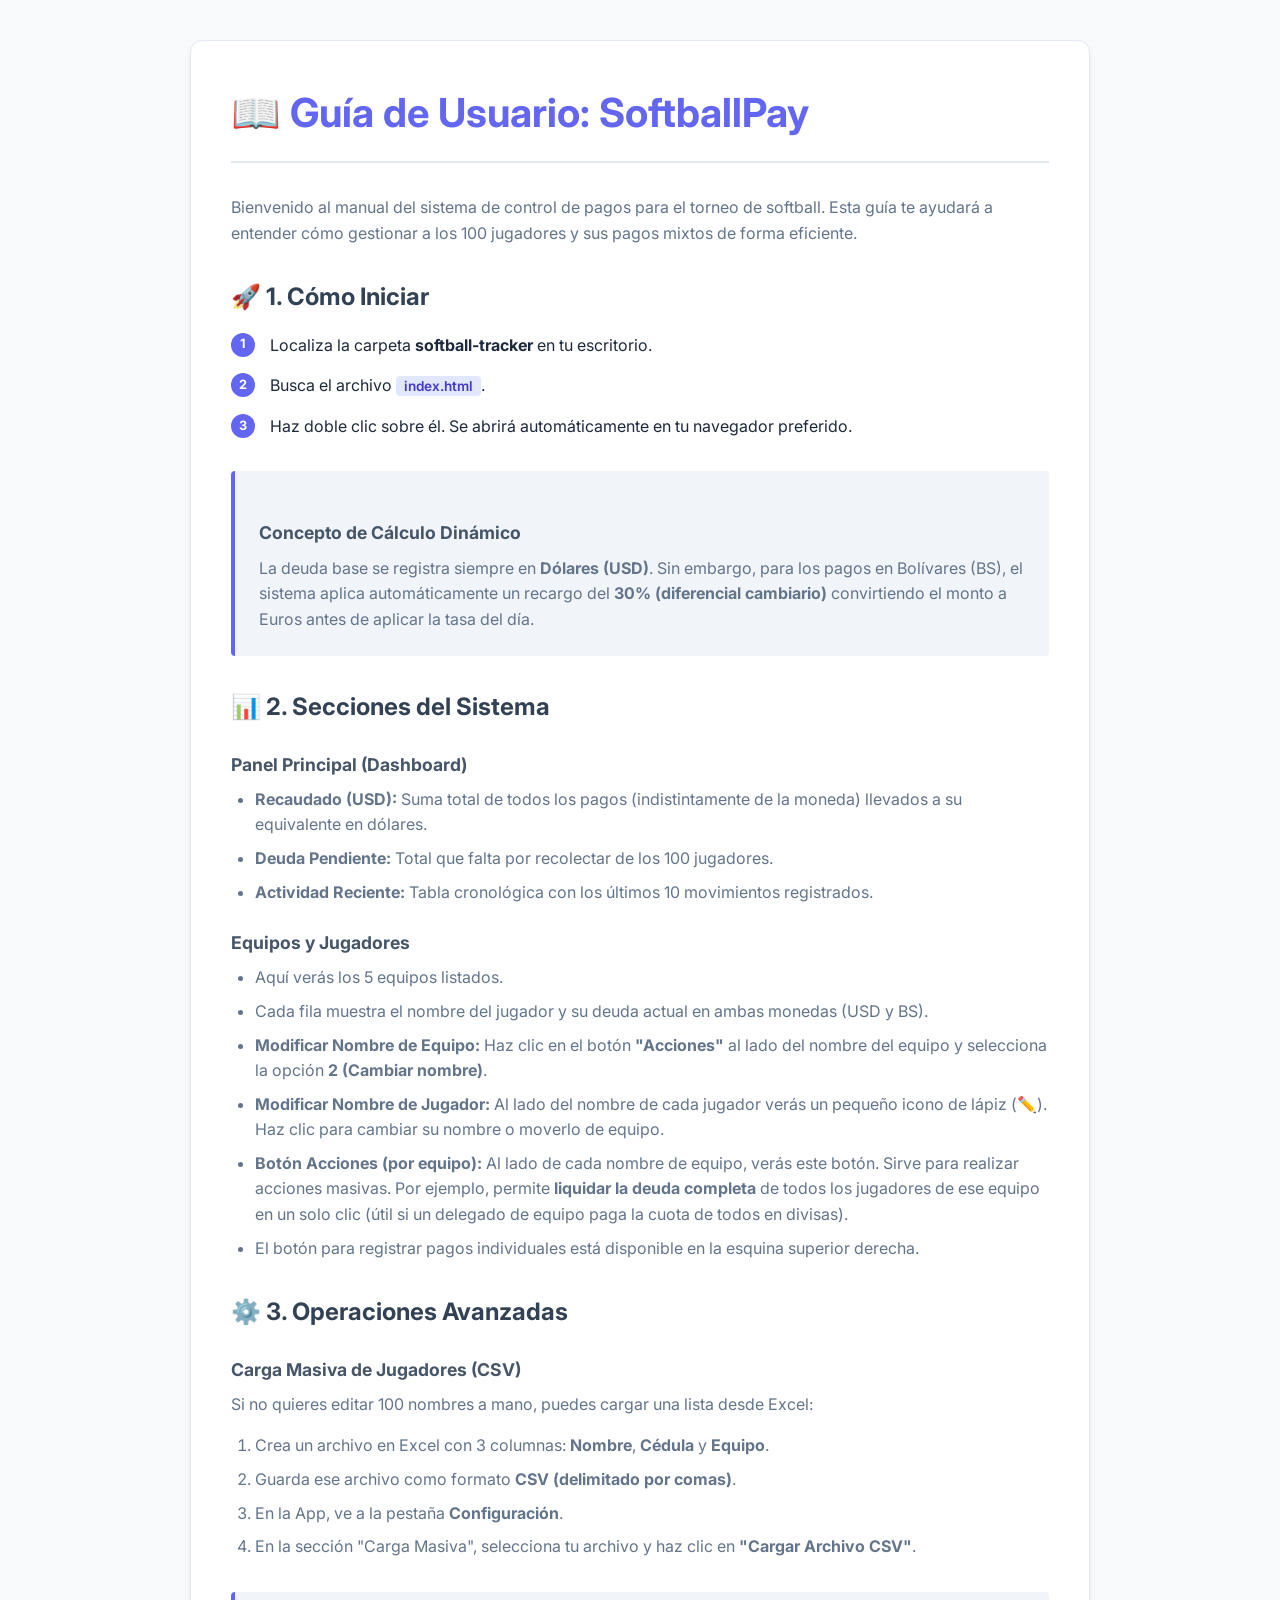
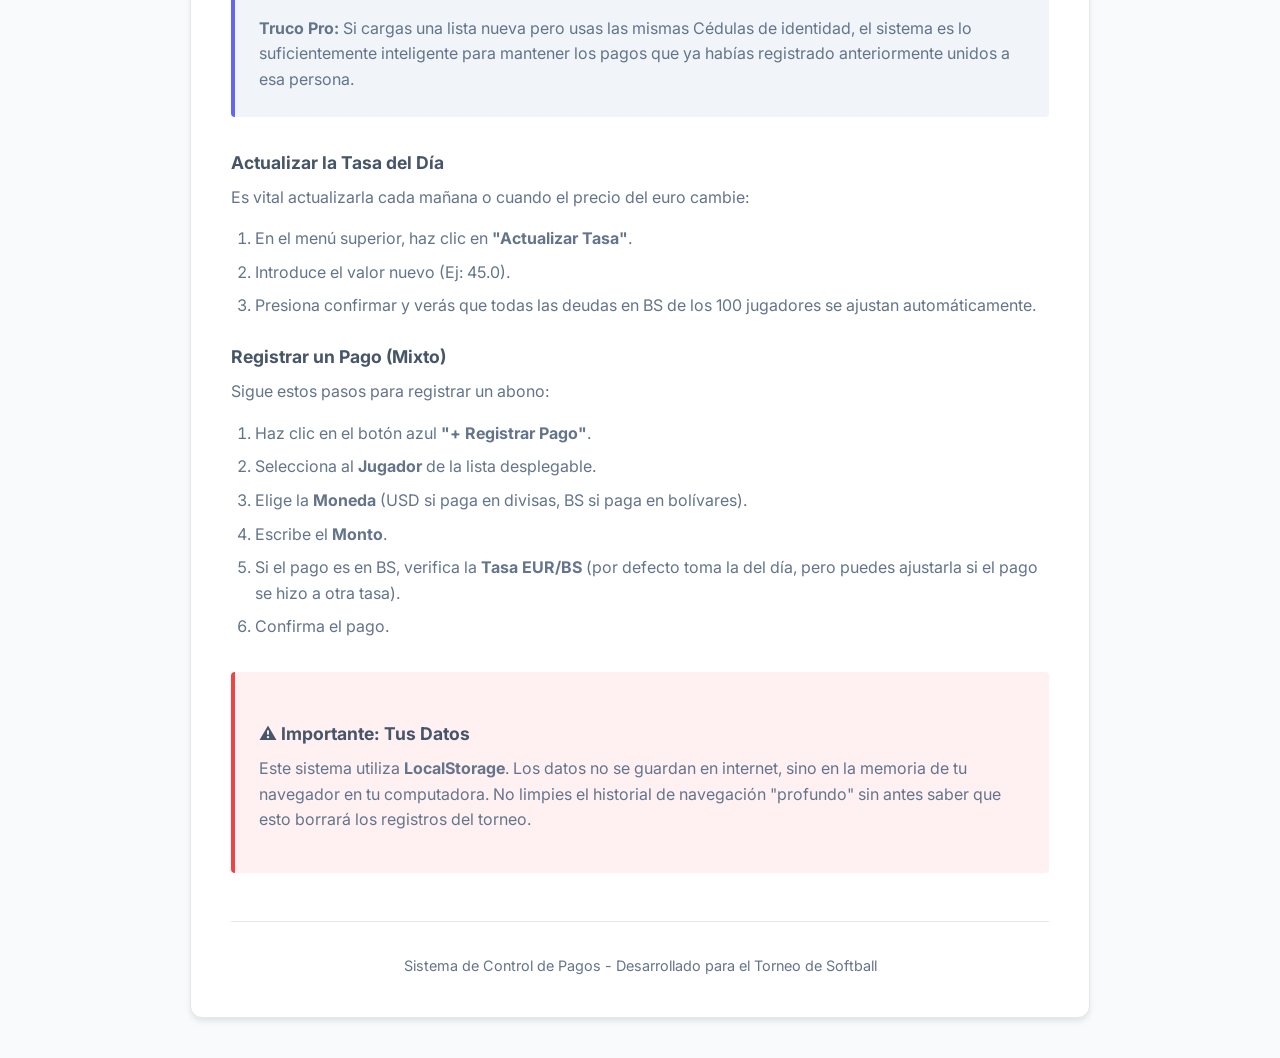
<file: softball-tracker/guia_usuario.html>
<!DOCTYPE html>
<html lang="es">

<head>
    <meta charset="UTF-8">
    <meta name="viewport" content="width=device-width, initial-scale=1.0">
    <title>Guía de Usuario - SoftballPay</title>
    <link href="https://fonts.googleapis.com/css2?family=Inter:wght@300;400;500;600;700&display=swap" rel="stylesheet">
    <style>
        :root {
            --bg-color: #f8fafc;
            --text-primary: #1e293b;
            --text-secondary: #64748b;
            --primary-color: #6366f1;
            --sidebar-width: 280px;
            --card-bg: #ffffff;
            --border-color: #e2e8f0;
        }

        * {
            margin: 0;
            padding: 0;
            box-sizing: border-box;
        }

        body {
            font-family: 'Inter', sans-serif;
            background-color: var(--bg-color);
            color: var(--text-primary);
            line-height: 1.6;
            display: flex;
        }

        .container {
            max-width: 900px;
            margin: 40px auto;
            padding: 40px;
            background: var(--card-bg);
            border-radius: 12px;
            box-shadow: 0 4px 6px -1px rgb(0 0 0 / 0.1);
            border: 1px solid var(--border-color);
        }

        h1 {
            font-size: 2.5rem;
            color: var(--primary-color);
            margin-bottom: 2rem;
            border-bottom: 2px solid var(--border-color);
            padding-bottom: 1rem;
        }

        h2 {
            font-size: 1.5rem;
            margin-top: 2rem;
            margin-bottom: 1rem;
            color: #334155;
            display: flex;
            align-items: center;
            gap: 10px;
        }

        h3 {
            font-size: 1.1rem;
            margin-top: 1.5rem;
            margin-bottom: 0.5rem;
            color: #475569;
        }

        p {
            margin-bottom: 1rem;
            color: var(--text-secondary);
        }

        ul,
        ol {
            margin-left: 1.5rem;
            margin-bottom: 1.5rem;
        }

        li {
            margin-bottom: 0.5rem;
            color: var(--text-secondary);
        }

        .highlight-box {
            background-color: #f1f5f9;
            border-left: 4px solid var(--primary-color);
            padding: 1.5rem;
            margin: 2rem 0;
            border-radius: 4px;
        }

        .highlight-box p {
            margin-bottom: 0;
        }

        .alert-box {
            background-color: #fff1f2;
            border-left: 4px solid #ef4444;
            padding: 1.5rem;
            margin: 2rem 0;
            border-radius: 4px;
        }

        .badge {
            background: #e0e7ff;
            color: #4338ca;
            padding: 2px 8px;
            border-radius: 4px;
            font-weight: 600;
            font-size: 0.85rem;
        }

        .step {
            display: flex;
            gap: 15px;
            margin-bottom: 15px;
        }

        .step-number {
            background: var(--primary-color);
            color: white;
            min-width: 24px;
            height: 24px;
            border-radius: 50%;
            display: flex;
            align-items: center;
            justify-content: center;
            font-size: 0.8rem;
            font-weight: bold;
        }

        footer {
            margin-top: 3rem;
            padding-top: 2rem;
            border-top: 1px solid var(--border-color);
            text-align: center;
            font-size: 0.9rem;
            color: var(--text-secondary);
        }
    </style>
</head>

<body>
    <div class="container">
        <h1>📖 Guía de Usuario: SoftballPay</h1>

        <p>Bienvenido al manual del sistema de control de pagos para el torneo de softball. Esta guía te ayudará a
            entender cómo gestionar a los 100 jugadores y sus pagos mixtos de forma eficiente.</p>

        <h2>🚀 1. Cómo Iniciar</h2>
        <div class="step">
            <div class="step-number">1</div>
            <div>Localiza la carpeta <strong>softball-tracker</strong> en tu escritorio.</div>
        </div>
        <div class="step">
            <div class="step-number">2</div>
            <div>Busca el archivo <span class="badge">index.html</span>.</div>
        </div>
        <div class="step">
            <div class="step-number">3</div>
            <div>Haz doble clic sobre él. Se abrirá automáticamente en tu navegador preferido.</div>
        </div>

        <div class="highlight-box">
            <h3>Concepto de Cálculo Dinámico</h3>
            <p>La deuda base se registra siempre en <strong>Dólares (USD)</strong>. Sin embargo, para los pagos en
                Bolívares (BS), el sistema aplica automáticamente un recargo del <strong>30% (diferencial
                    cambiario)</strong> convirtiendo el monto a Euros antes de aplicar la tasa del día.</p>
        </div>

        <h2>📊 2. Secciones del Sistema</h2>

        <h3>Panel Principal (Dashboard)</h3>
        <ul>
            <li><strong>Recaudado (USD):</strong> Suma total de todos los pagos (indistintamente de la moneda) llevados
                a su equivalente en dólares.</li>
            <li><strong>Deuda Pendiente:</strong> Total que falta por recolectar de los 100 jugadores.</li>
            <li><strong>Actividad Reciente:</strong> Tabla cronológica con los últimos 10 movimientos registrados.</li>
        </ul>

        <h3>Equipos y Jugadores</h3>
        <ul>
            <li>Aquí verás los 5 equipos listados.</li>
            <li>Cada fila muestra el nombre del jugador y su deuda actual en ambas monedas (USD y BS).</li>
            <li><strong>Modificar Nombre de Equipo:</strong> Haz clic en el botón <strong>"Acciones"</strong> al lado
                del nombre del equipo y selecciona la opción <strong>2 (Cambiar nombre)</strong>.</li>
            <li><strong>Modificar Nombre de Jugador:</strong> Al lado del nombre de cada jugador verás un pequeño icono
                de lápiz (✏️). Haz clic para cambiar su nombre o moverlo de equipo.</li>
            <li><strong>Botón Acciones (por equipo):</strong> Al lado de cada nombre de equipo, verás este botón. Sirve
                para realizar acciones masivas. Por ejemplo, permite <strong>liquidar la deuda completa</strong> de
                todos los jugadores de ese equipo en un solo clic (útil si un delegado de equipo paga la cuota de todos
                en divisas).</li>
            <li>El botón para registrar pagos individuales está disponible en la esquina superior derecha.</li>
        </ul>

        <h2>⚙️ 3. Operaciones Avanzadas</h2>

        <h3>Carga Masiva de Jugadores (CSV)</h3>
        <p>Si no quieres editar 100 nombres a mano, puedes cargar una lista desde Excel:</p>
        <ol>
            <li>Crea un archivo en Excel con 3 columnas: <strong>Nombre</strong>, <strong>Cédula</strong> y
                <strong>Equipo</strong>.</li>
            <li>Guarda ese archivo como formato <strong>CSV (delimitado por comas)</strong>.</li>
            <li>En la App, ve a la pestaña <strong>Configuración</strong>.</li>
            <li>En la sección "Carga Masiva", selecciona tu archivo y haz clic en <strong>"Cargar Archivo CSV"</strong>.
            </li>
        </ol>

        <div class="highlight-box">
            <p><strong>Truco Pro:</strong> Si cargas una lista nueva pero usas las mismas Cédulas de identidad, el
                sistema es lo suficientemente inteligente para mantener los pagos que ya habías registrado anteriormente
                unidos a esa persona.</p>
        </div>

        <h3>Actualizar la Tasa del Día</h3>
        <p>Es vital actualizarla cada mañana o cuando el precio del euro cambie:</p>
        <ol>
            <li>En el menú superior, haz clic en <strong>"Actualizar Tasa"</strong>.</li>
            <li>Introduce el valor nuevo (Ej: 45.0).</li>
            <li>Presiona confirmar y verás que todas las deudas en BS de los 100 jugadores se ajustan automáticamente.
            </li>
        </ol>

        <h3>Registrar un Pago (Mixto)</h3>
        <p>Sigue estos pasos para registrar un abono:</p>
        <ol>
            <li>Haz clic en el botón azul <strong>"+ Registrar Pago"</strong>.</li>
            <li>Selecciona al <strong>Jugador</strong> de la lista desplegable.</li>
            <li>Elige la <strong>Moneda</strong> (USD si paga en divisas, BS si paga en bolívares).</li>
            <li>Escribe el <strong>Monto</strong>.</li>
            <li>Si el pago es en BS, verifica la <strong>Tasa EUR/BS</strong> (por defecto toma la del día, pero puedes
                ajustarla si el pago se hizo a otra tasa).</li>
            <li>Confirma el pago.</li>
        </ol>

        <div class="alert-box">
            <h3>⚠️ Importante: Tus Datos</h3>
            <p>Este sistema utiliza <strong>LocalStorage</strong>. Los datos no se guardan en internet, sino en la
                memoria de tu navegador en tu computadora. No limpies el historial de navegación "profundo" sin antes
                saber que esto borrará los registros del torneo.</p>
        </div>

        <footer>
            Sistema de Control de Pagos - Desarrollado para el Torneo de Softball
        </footer>
    </div>
</body>

</html>
</file>
